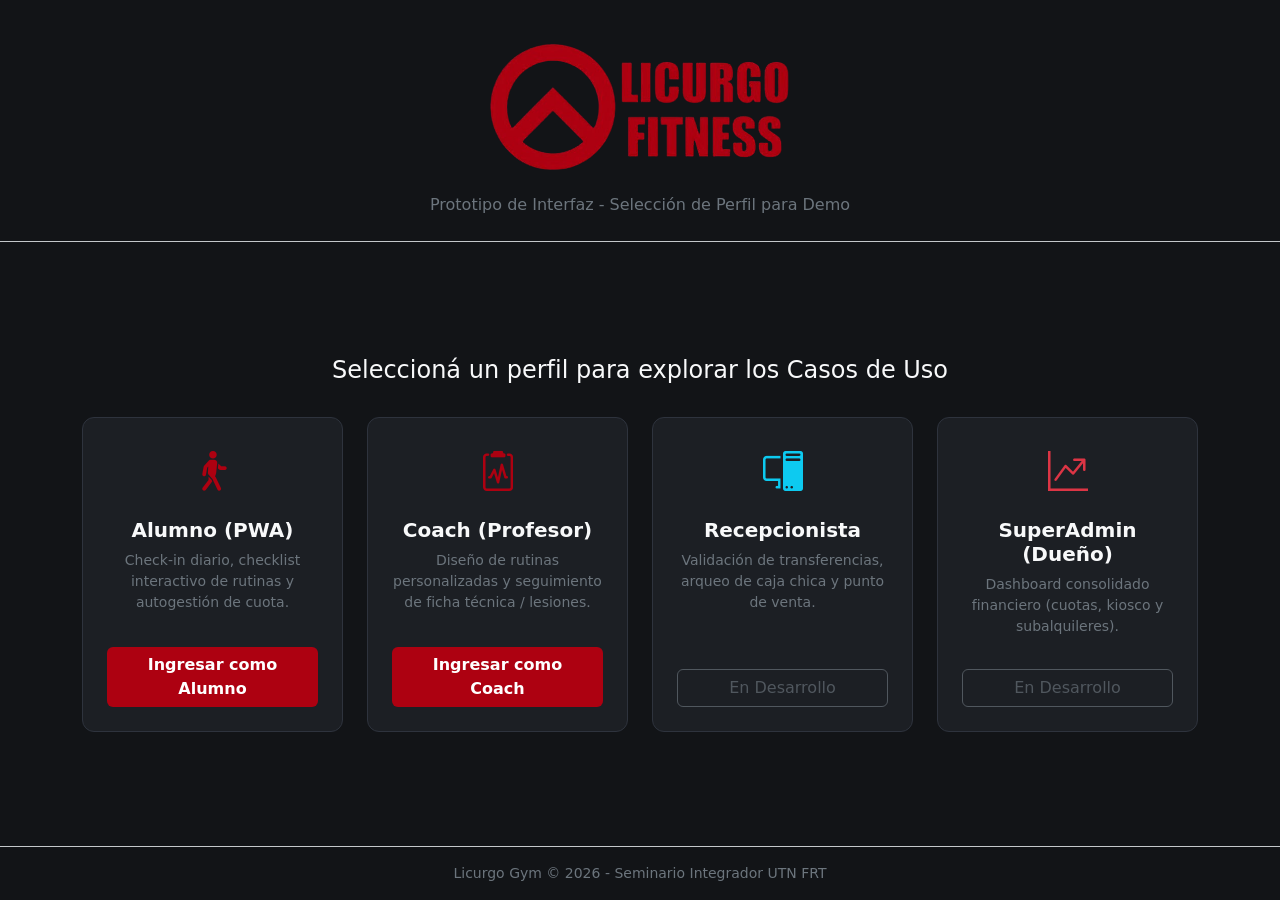
<file: index.html>
<!doctype html>
<html lang="es">
  <head>
    <meta charset="UTF-8" />
    <meta name="viewport" content="width=device-width, initial-scale=1.0" />
    <title>Licurgo Gym - Prototipo de Roles</title>
    <!-- Bootstrap 5 CSS e Icons -->
    <link
      href="https://cdn.jsdelivr.net/npm/bootstrap@5.3.3/dist/css/bootstrap.min.css"
      rel="stylesheet"
    />
    <link
      href="https://cdn.jsdelivr.net/npm/bootstrap-icons@1.11.3/font/bootstrap-icons.min.css"
      rel="stylesheet"
    />
    <link rel="stylesheet" href="/css/style.css" />
  </head>
  <body>
    <header class="py-4 text-center border-bottom border-secondary-subtle">
      <h1 class="mb-0">
        <img
          src="img/LicurgoLogo.png"
          class="brand-logo-main"
          alt="Licurgo Fitness"
        />
      </h1>
      <p class="text-secondary mb-0">
        Prototipo de Interfaz - Selección de Perfil para Demo
      </p>
    </header>

    <main class="container py-5 my-auto">
      <div class="row text-center mb-4">
        <div class="col-12">
          <h2 class="h4 text-light">
            Seleccioná un perfil para explorar los Casos de Uso
          </h2>
        </div>
      </div>

      <div class="row g-4 justify-content-center">
        <!-- 1. Alumno -->
        <div class="col-12 col-md-6 col-lg-3">
          <div
            class="custom-card p-4 h-100 text-center d-flex flex-column justify-content-between"
          >
            <div>
              <div class="fs-1 text-warning mb-3">
                <i class="bi bi-person-walking"></i>
              </div>
              <h3 class="h5 fw-bold text-light">Alumno (PWA)</h3>
              <p class="small text-secondary">
                Check-in diario, checklist interactivo de rutinas y autogestión
                de cuota.
              </p>
            </div>
            <a href="pages/alumno/rutina.html" class="btn btn-gold w-100 mt-3"
              >Ingresar como Alumno</a
            >
          </div>
        </div>

        <!-- 2. Coach -->
        <div class="col-12 col-md-6 col-lg-3">
          <div
            class="custom-card p-4 h-100 text-center d-flex flex-column justify-content-between"
          >
            <div>
              <div class="fs-1 text-warning mb-3">
                <i class="bi bi-clipboard2-pulse"></i>
              </div>
              <h3 class="h5 fw-bold text-light">Coach (Profesor)</h3>
              <p class="small text-secondary">
                Diseño de rutinas personalizadas y seguimiento de ficha técnica
                / lesiones.
              </p>
            </div>
            <a href="pages/coach/rutinas.html" class="btn btn-gold w-100 mt-3"
              >Ingresar como Coach</a
            >
          </div>
        </div>

        <!-- 3. Recepcionista -->
        <div class="col-12 col-md-6 col-lg-3">
          <div
            class="custom-card p-4 h-100 text-center d-flex flex-column justify-content-between"
          >
            <div>
              <div class="fs-1 text-info mb-3">
                <i class="bi bi-pc-display"></i>
              </div>
              <h3 class="h5 fw-bold text-light">Recepcionista</h3>
              <p class="small text-secondary">
                Validación de transferencias, arqueo de caja chica y punto de
                venta.
              </p>
            </div>
            <button class="btn btn-outline-secondary w-100 mt-3" disabled>
              En Desarrollo
            </button>
          </div>
        </div>

        <!-- 4. SuperAdmin -->
        <div class="col-12 col-md-6 col-lg-3">
          <div
            class="custom-card p-4 h-100 text-center d-flex flex-column justify-content-between"
          >
            <div>
              <div class="fs-1 text-danger mb-3">
                <i class="bi bi-graph-up-arrow"></i>
              </div>
              <h3 class="h5 fw-bold text-light">SuperAdmin (Dueño)</h3>
              <p class="small text-secondary">
                Dashboard consolidado financiero (cuotas, kiosco y
                subalquileres).
              </p>
            </div>
            <button class="btn btn-outline-secondary w-100 mt-3" disabled>
              En Desarrollo
            </button>
          </div>
        </div>
      </div>
    </main>

    <footer
      class="py-3 text-center text-secondary small border-top border-secondary-subtle"
    >
      Licurgo Gym &copy; 2026 - Seminario Integrador UTN FRT
    </footer>

    <script src="https://cdn.jsdelivr.net/npm/bootstrap@5.3.3/dist/js/bootstrap.bundle.min.js"></script>
  </body>
</html>
</file>
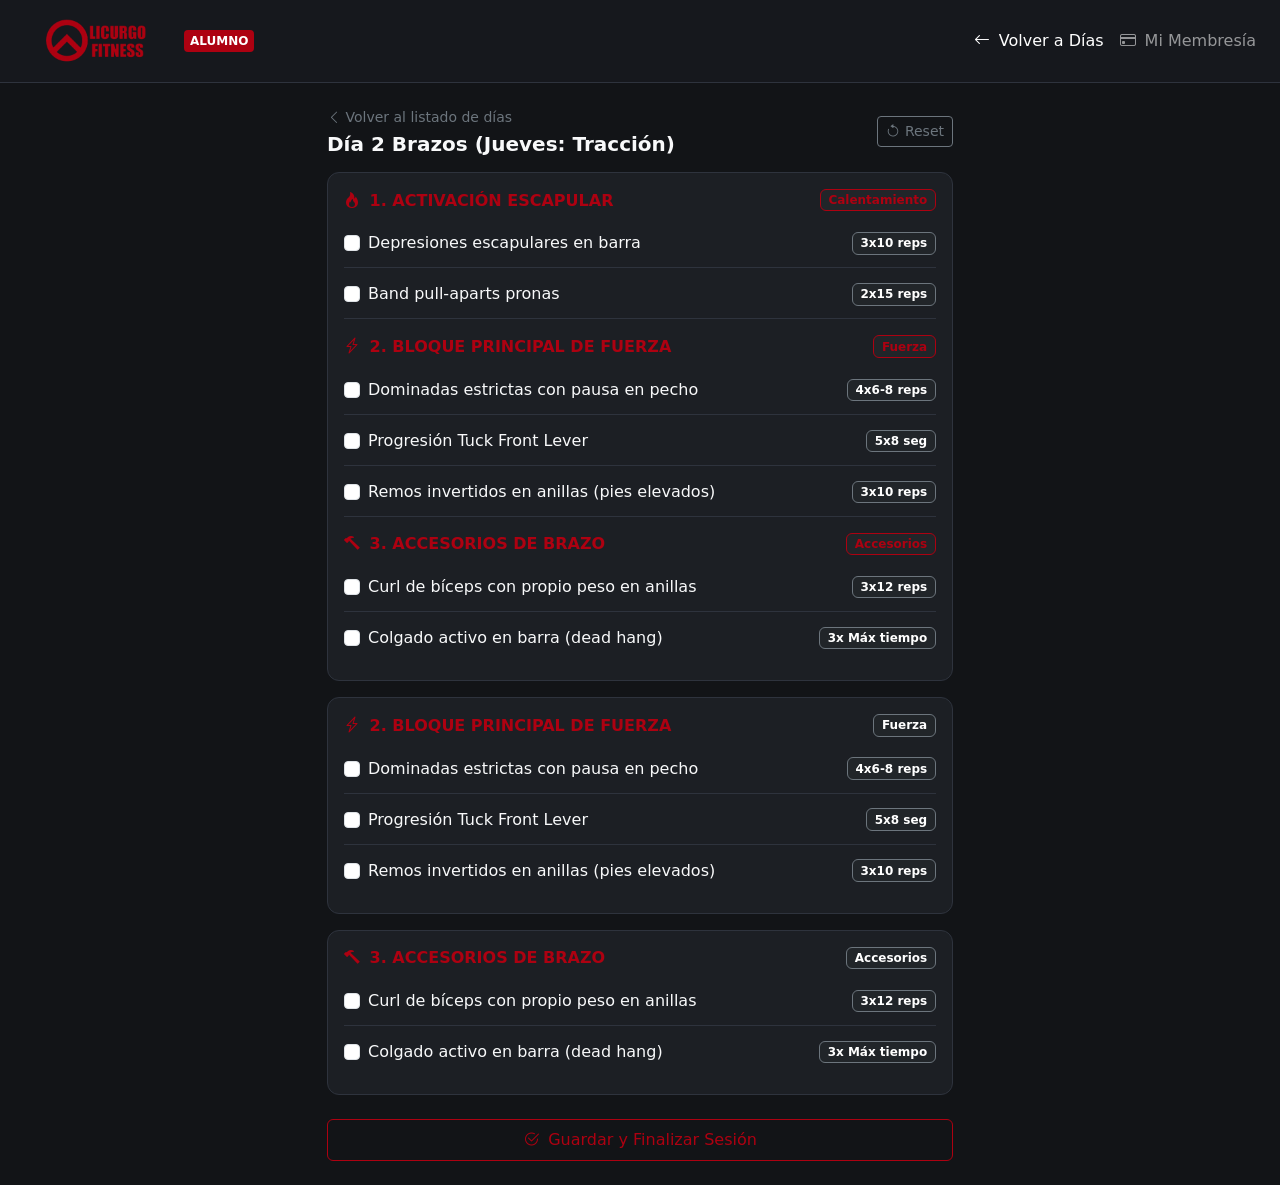
<file: pages/alumno/dia2brazo.html>
<!doctype html>
<html lang="es">
  <head>
    <meta charset="UTF-8" />
    <meta name="viewport" content="width=device-width, initial-scale=1.0" />
    <title>Día 2 Brazos - Licurgo Calistenia</title>
    <link
      href="https://cdn.jsdelivr.net/npm/bootstrap@5.3.3/dist/css/bootstrap.min.css"
      rel="stylesheet"
    />
    <link
      href="https://cdn.jsdelivr.net/npm/bootstrap-icons@1.11.3/font/bootstrap-icons.min.css"
      rel="stylesheet"
    />
    <link rel="stylesheet" href="../../css/style.css" />
  </head>
  <body>
    <!-- Navbar -->
    <nav class="navbar navbar-expand-lg navbar-dark navbar-custom sticky-top">
      <div class="container-fluid px-3">
        <a
          class="navbar-brand d-flex align-items-center"
          href="../../index.html"
          title="Volver al Selector de Roles"
        >
          <img
            src="../../img/LicurgoLogo.png"
            class="brand-logo"
            alt="Licurgo Fitness"
          />
          <span class="brand-badge">ALUMNO</span>
        </a>
        <button
          class="navbar-toggler"
          type="button"
          data-bs-toggle="collapse"
          data-bs-target="#navAlumno"
        >
          <span class="navbar-toggler-icon"></span>
        </button>

        <div class="collapse navbar-collapse" id="navAlumno">
          <ul class="navbar-nav ms-auto mb-2 mb-lg-0">
            <li class="nav-item">
              <a class="nav-link active" href="rutina.html">
                <i class="bi bi-arrow-left me-1"></i> Volver a Días
              </a>
            </li>
            <li class="nav-item">
              <a class="nav-link" href="membresia.html">
                <i class="bi bi-credit-card me-1"></i> Mi Membresía
              </a>
            </li>
          </ul>
        </div>
      </div>
    </nav>

    <main class="container py-4" style="max-width: 650px">
      <!-- Encabezado de la Sesión -->
      <div class="d-flex justify-content-between align-items-center mb-3">
        <div>
          <a
            href="rutina.html"
            class="text-secondary small text-decoration-none d-block mb-1"
          >
            <i class="bi bi-chevron-left"></i> Volver al listado de días
          </a>
          <h2 class="h5 mb-0 text-light fw-bold">
            Día 2 Brazos (Jueves: Tracción)
          </h2>
        </div>
        <button
          class="btn btn-sm btn-outline-secondary text-secondary"
          title="Reiniciar marcas locales"
        >
          <i class="bi bi-arrow-counterclockwise"></i> Reset
        </button>
      </div>

      <!-- Bloque 1: Entrada en Calor -->
      <div class="custom-card p-3 mb-3">
        <div class="d-flex justify-content-between align-items-center mb-2">
          <h6 class="text-warning text-uppercase fw-bold mb-0">
            <i class="bi bi-fire me-1"></i> 1. Activación Escapular
          </h6>
          <span class=" badge text-bg-dark border border-warning text-warning "
            >Calentamiento</span
          >
        </div>
        <div
          class="form-check exercise-item d-flex align-items-center justify-content-between"
        >
          <div>
            <input class="form-check-input" type="checkbox" id="cal1" />
            <label class="form-check-label ms-2 text-light" for="cal1"
              >Depresiones escapulares en barra</label
            >
          </div>
          <span class="badge text-bg-dark border border-secondary"
            >3x10 reps</span
          >
        </div>
        <div
          class="form-check exercise-item d-flex align-items-center justify-content-between"
        >
          <div>
            <input class="form-check-input" type="checkbox" id="cal2" />
            <label class="form-check-label ms-2 text-light" for="cal2"
              >Band pull-aparts pronas</label
            >
          </div>
          <span class="badge text-bg-dark border border-secondary"
            >2x15 reps</span
          >
        </div>
         
        <!-- Bloque 2: Bloque Principal / Fuerza -->
        <div class="d-flex justify-content-between align-items-center mb-2 mt-3">
          <h6 class="text-warning text-uppercase fw-bold mb-0">
            <i class="bi bi-lightning-charge me-1"></i> 2. Bloque Principal de
            Fuerza
          </h6>
          <span class="badge text-bg-dark border border-warning text-warning">Fuerza</span>
        </div>
        <div
          class="form-check exercise-item d-flex align-items-center justify-content-between"
        >
          <div>
            <input class="form-check-input" type="checkbox" id="ej1" />
            <label class="form-check-label ms-2 text-light" for="ej1"
              >Dominadas estrictas con pausa en pecho</label
            >
          </div>
          <span class="badge text-bg-dark border border-secondary"
            >4x6-8 reps</span
          >
        </div>
        <div
          class="form-check exercise-item d-flex align-items-center justify-content-between"
        >
          <div>
            <input class="form-check-input" type="checkbox" id="ej2" />
            <label class="form-check-label ms-2 text-light" for="ej2"
              >Progresión Tuck Front Lever</label
            >
          </div>
          <span class="badge text-bg-dark border border-secondary"
            >5x8 seg</span
          >
        </div>
        <div
          class="form-check exercise-item d-flex align-items-center justify-content-between"
        >
          <div>
            <input class="form-check-input" type="checkbox" id="ej3" />
            <label class="form-check-label ms-2 text-light" for="ej3"
              >Remos invertidos en anillas (pies elevados)</label
            >
          </div>
          <span class="badge text-bg-dark border border-secondary"
            >3x10 reps</span
          >
        </div>

         <div class="d-flex justify-content-between align-items-center mb-2 mt-3">
          <h6 class="text-warning text-uppercase fw-bold mb-0">
            <i class="bi bi-hammer me-1"></i> 3. Accesorios de Brazo
          </h6>
          <span class="badge text-bg-dark border border-warning text-warning"
            >Accesorios</span
          >
        </div>
        <div
          class="form-check exercise-item d-flex align-items-center justify-content-between"
        >
          <div>
            <input class="form-check-input" type="checkbox" id="acc1" />
            <label class="form-check-label ms-2 text-light" for="acc1"
              >Curl de bíceps con propio peso en anillas</label
            >
          </div>
          <span class="badge text-bg-dark border border-secondary"
            >3x12 reps</span
          >
        </div>
        <div
          class="form-check exercise-item d-flex align-items-center justify-content-between"
        >
          <div>
            <input class="form-check-input" type="checkbox" id="acc2" />
            <label class="form-check-label ms-2 text-light" for="acc2"
              >Colgado activo en barra (dead hang)</label
            >
          </div>
          <span class="badge text-bg-dark border border-secondary"
            >3x Máx tiempo</span
          >
        </div>
      </div>

      <!-- Bloque 2: Bloque Principal / Fuerza -->
      <div class="custom-card p-3 mb-3">
        <div class="d-flex justify-content-between align-items-center mb-2">
          <h6 class="text-warning text-uppercase fw-bold mb-0">
            <i class="bi bi-lightning-charge me-1"></i> 2. Bloque Principal de
            Fuerza
          </h6>
          <span class="badge text-bg-dark border border-secondary">Fuerza</span>
        </div>
        <div
          class="form-check exercise-item d-flex align-items-center justify-content-between"
        >
          <div>
            <input class="form-check-input" type="checkbox" id="ej1" />
            <label class="form-check-label ms-2 text-light" for="ej1"
              >Dominadas estrictas con pausa en pecho</label
            >
          </div>
          <span class="badge text-bg-dark border border-secondary"
            >4x6-8 reps</span
          >
        </div>
        <div
          class="form-check exercise-item d-flex align-items-center justify-content-between"
        >
          <div>
            <input class="form-check-input" type="checkbox" id="ej2" />
            <label class="form-check-label ms-2 text-light" for="ej2"
              >Progresión Tuck Front Lever</label
            >
          </div>
          <span class="badge text-bg-dark border border-secondary"
            >5x8 seg</span
          >
        </div>
        <div
          class="form-check exercise-item d-flex align-items-center justify-content-between"
        >
          <div>
            <input class="form-check-input" type="checkbox" id="ej3" />
            <label class="form-check-label ms-2 text-light" for="ej3"
              >Remos invertidos en anillas (pies elevados)</label
            >
          </div>
          <span class="badge text-bg-dark border border-secondary"
            >3x10 reps</span
          >
        </div>
      </div>

      <!-- Bloque 3: Accesorios y Brazos -->
      <div class="custom-card p-3 mb-4">
        <div class="d-flex justify-content-between align-items-center mb-2">
          <h6 class="text-warning text-uppercase fw-bold mb-0">
            <i class="bi bi-hammer me-1"></i> 3. Accesorios de Brazo
          </h6>
          <span class="badge text-bg-dark border border-secondary"
            >Accesorios</span
          >
        </div>
        <div
          class="form-check exercise-item d-flex align-items-center justify-content-between"
        >
          <div>
            <input class="form-check-input" type="checkbox" id="acc1" />
            <label class="form-check-label ms-2 text-light" for="acc1"
              >Curl de bíceps con propio peso en anillas</label
            >
          </div>
          <span class="badge text-bg-dark border border-secondary"
            >3x12 reps</span
          >
        </div>
        <div
          class="form-check exercise-item d-flex align-items-center justify-content-between"
        >
          <div>
            <input class="form-check-input" type="checkbox" id="acc2" />
            <label class="form-check-label ms-2 text-light" for="acc2"
              >Colgado activo en barra (dead hang)</label
            >
          </div>
          <span class="badge text-bg-dark border border-secondary"
            >3x Máx tiempo</span
          >
        </div>
      </div>

      <div class="text-center">
        <a href="rutina.html" class="btn btn-outline-warning w-100 py-2">
          <i class="bi bi-check2-circle me-1"></i> Guardar y Finalizar Sesión
        </a>
      </div>
    </main>

    <script src="https://cdn.jsdelivr.net/npm/bootstrap@5.3.3/dist/js/bootstrap.bundle.min.js"></script>
  </body>
</html>
</file>
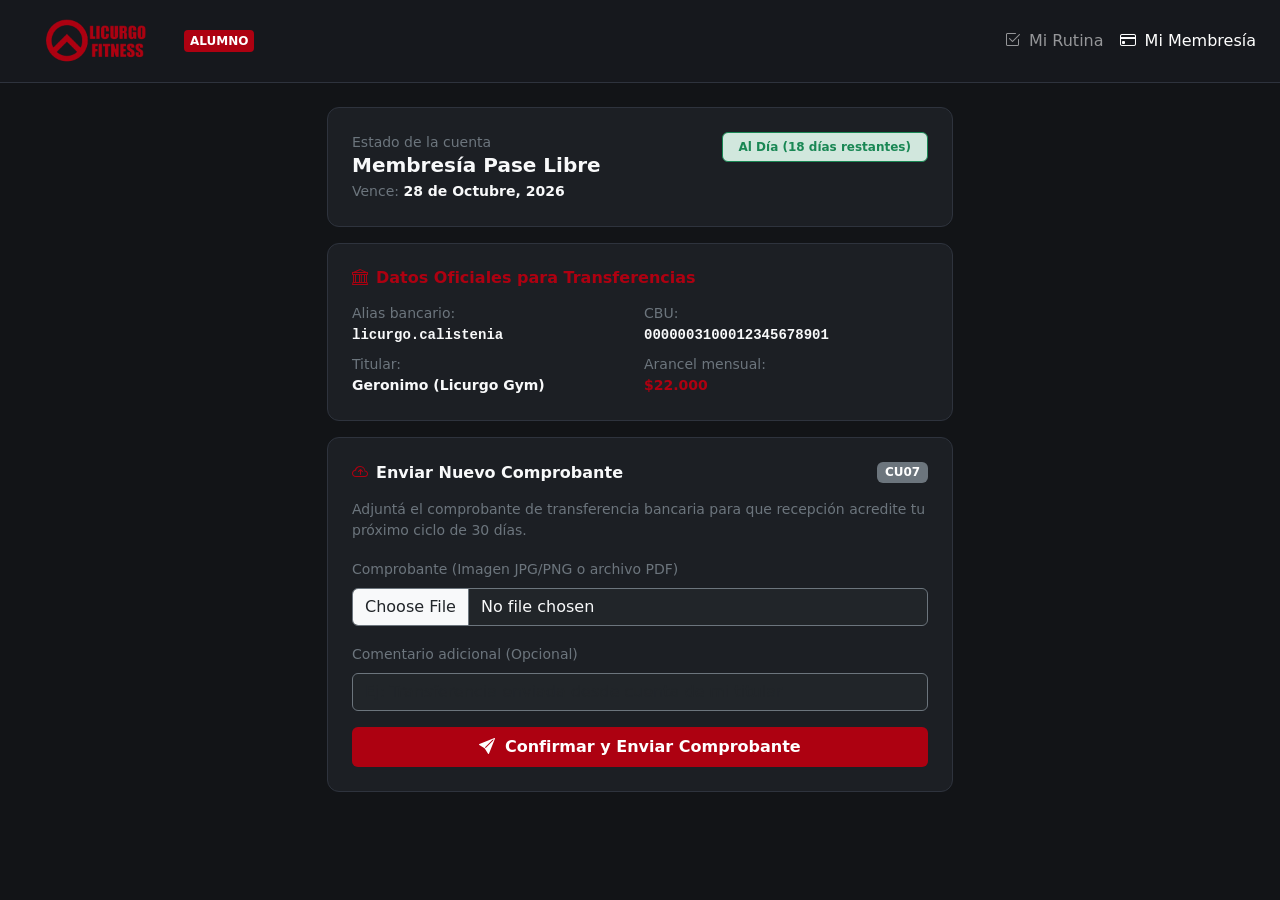
<file: pages/alumno/membresia.html>
<!doctype html>
<html lang="es">
  <head>
    <meta charset="UTF-8" />
    <meta name="viewport" content="width=device-width, initial-scale=1.0" />
    <title>Mi Membresía - Licurgo Calistenia</title>
    <link
      href="https://cdn.jsdelivr.net/npm/bootstrap@5.3.3/dist/css/bootstrap.min.css"
      rel="stylesheet"
    />
    <link
      href="https://cdn.jsdelivr.net/npm/bootstrap-icons@1.11.3/font/bootstrap-icons.min.css"
      rel="stylesheet"
    />
    <link rel="stylesheet" href="../../css/style.css" />
  </head>
  <body>
    <!-- Navbar -->
    <nav class="navbar navbar-expand-lg navbar-dark navbar-custom sticky-top">
      <div class="container-fluid px-3">
        <a
          class="navbar-brand d-flex align-items-center"
          href="../../index.html"
          title="Volver al Selector de Roles"
        >
          <img
            src="../../img/LicurgoLogo.png"
            class="brand-logo"
            alt="Licurgo Fitness"
          />
          <span class="brand-badge">ALUMNO</span>
        </a>
        <button
          class="navbar-toggler"
          type="button"
          data-bs-toggle="collapse"
          data-bs-target="#navAlumno"
        >
          <span class="navbar-toggler-icon"></span>
        </button>

        <div class="collapse navbar-collapse" id="navAlumno">
          <ul class="navbar-nav ms-auto mb-2 mb-lg-0">
            <li class="nav-item">
              <a class="nav-link" href="rutina.html">
                <i class="bi bi-check2-square me-1"></i> Mi Rutina
              </a>
            </li>
            <li class="nav-item">
              <a class="nav-link active" href="membresia.html">
                <i class="bi bi-credit-card me-1"></i> Mi Membresía
              </a>
            </li>
          </ul>
        </div>
      </div>
    </nav>

    <main class="container py-4" style="max-width: 650px">
      <!-- Estado Actual de la Cuenta -->
      <div class="custom-card p-4 mb-3">
        <div class="d-flex justify-content-between align-items-start">
          <div>
            <span class="text-secondary small d-block"
              >Estado de la cuenta</span
            >
            <h2 class="h5 text-light fw-bold mb-1">Membresía Pase Libre</h2>
            <p class="text-secondary small mb-0">
              Vence: <strong class="text-light">28 de Octubre, 2026</strong>
            </p>
          </div>
          <span
            class="badge bg-success-subtle text-success border border-success px-3 py-2"
          >
            Al Día (18 días restantes)
          </span>
        </div>
      </div>

      <!-- Datos Bancarios Oficiales -->
      <div class="custom-card p-4 mb-3">
        <h3 class="h6 text-warning fw-bold mb-3">
          <i class="bi bi-bank me-2"></i>Datos Oficiales para Transferencias
        </h3>
        <div class="row g-2 small">
          <div class="col-sm-6">
            <span class="text-secondary d-block">Alias bancario:</span>
            <strong class="text-light font-monospace"
              >licurgo.calistenia</strong
            >
          </div>
          <div class="col-sm-6">
            <span class="text-secondary d-block">CBU:</span>
            <strong class="text-light font-monospace"
              >0000003100012345678901</strong
            >
          </div>
          <div class="col-sm-6 mt-2">
            <span class="text-secondary d-block">Titular:</span>
            <strong class="text-light">Geronimo (Licurgo Gym)</strong>
          </div>
          <div class="col-sm-6 mt-2">
            <span class="text-secondary d-block">Arancel mensual:</span>
            <strong class="text-warning">$22.000</strong>
          </div>
        </div>
      </div>

      <!-- Formulario para Subir Comprobante (CU07) -->
      <div class="custom-card p-4">
        <div class="d-flex justify-content-between align-items-center mb-3">
          <h3 class="h6 text-light fw-bold mb-0">
            <i class="bi bi-cloud-arrow-up me-2 text-warning"></i>Enviar Nuevo
            Comprobante
          </h3>
          <span class="badge text-bg-secondary">CU07</span>
        </div>
        <p class="text-secondary small">
          Adjuntá el comprobante de transferencia bancaria para que recepción
          acredite tu próximo ciclo de 30 días.
        </p>

        <form>
          <div class="mb-3">
            <label class="form-label text-secondary small"
              >Comprobante (Imagen JPG/PNG o archivo PDF)</label
            >
            <input
              class="form-control bg-dark text-light border-secondary"
              type="file"
              accept="image/*,application/pdf"
            />
          </div>
          <div class="mb-3">
            <label class="form-label text-secondary small"
              >Comentario adicional (Opcional)</label
            >
            <input
              type="text"
              class="form-control bg-dark text-light border-secondary"
              placeholder="Ej: Transferencia enviada desde cuenta de mi titular"
            />
          </div>
          <button type="button" class="btn btn-gold w-100 py-2">
            <i class="bi bi-send-fill me-1"></i> Confirmar y Enviar Comprobante
          </button>
        </form>
      </div>
    </main>

    <script src="https://cdn.jsdelivr.net/npm/bootstrap@5.3.3/dist/js/bootstrap.bundle.min.js"></script>
  </body>
</html>
</file>
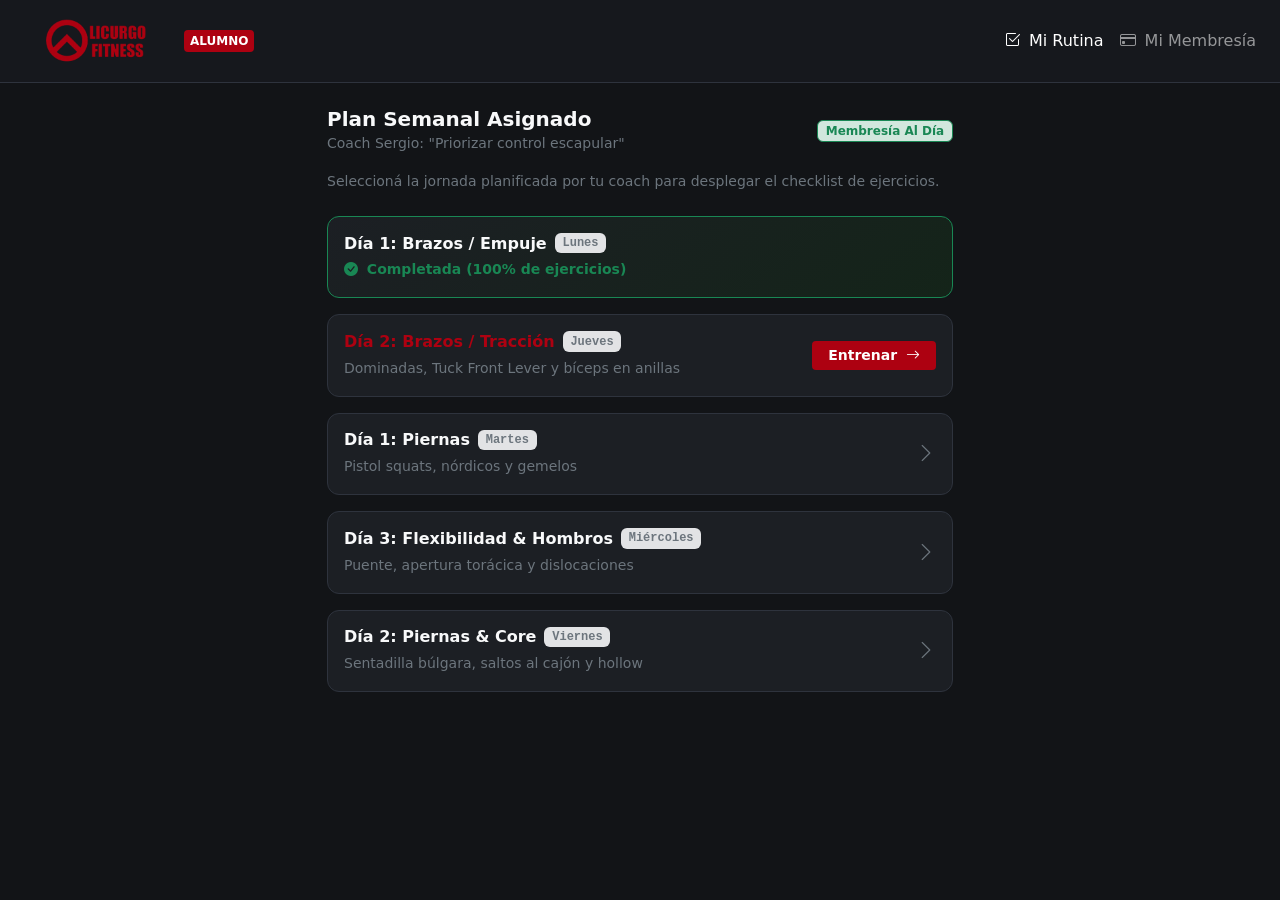
<file: pages/alumno/rutina.html>
<!doctype html>
<html lang="es">
  <head>
    <meta charset="UTF-8" />
    <meta name="viewport" content="width=device-width, initial-scale=1.0" />
    <title>Mi Rutina - Selección de Días - Licurgo Calistenia</title>
    <!-- Bootstrap 5 CSS e Icons -->
    <link
      href="https://cdn.jsdelivr.net/npm/bootstrap@5.3.3/dist/css/bootstrap.min.css"
      rel="stylesheet"
    />
    <link
      href="https://cdn.jsdelivr.net/npm/bootstrap-icons@1.11.3/font/bootstrap-icons.min.css"
      rel="stylesheet"
    />
    <link rel="stylesheet" href="../../css/style.css" />
    <style>
      .day-card {
        transition:
          transform 0.15s ease,
          border-color 0.15s ease;
        text-decoration: none;
        display: block;
      }
      .day-card:hover {
        transform: translateY(-2px);
        border-color: var(--accent-burgundy);
      }
      .card-completed {
        border-color: #198754 !important;
        background: linear-gradient(145deg, #1c1f24, #142419);
      }
    </style>
  </head>
  <body>
    <!-- Navbar: Click en el logo vuelve a la raíz -->
    <nav class="navbar navbar-expand-lg navbar-dark navbar-custom sticky-top">
      <div class="container-fluid px-3">
        <a
          class="navbar-brand d-flex align-items-center"
          href="../../index.html"
          title="Volver al Selector de Roles"
        >
          <img
            src="../../img/LicurgoLogo.png"
            class="brand-logo"
            alt="Licurgo Fitness"
          />
          <span class="brand-badge">ALUMNO</span>
        </a>
        <button
          class="navbar-toggler"
          type="button"
          data-bs-toggle="collapse"
          data-bs-target="#navAlumno"
        >
          <span class="navbar-toggler-icon"></span>
        </button>

        <div class="collapse navbar-collapse" id="navAlumno">
          <ul class="navbar-nav ms-auto mb-2 mb-lg-0">
            <li class="nav-item">
              <a class="nav-link active" href="rutina.html">
                <i class="bi bi-check2-square me-1"></i> Mi Rutina
              </a>
            </li>
            <li class="nav-item">
              <a class="nav-link" href="membresia.html">
                <i class="bi bi-credit-card me-1"></i> Mi Membresía
              </a>
            </li>
          </ul>
        </div>
      </div>
    </nav>

    <main class="container py-4" style="max-width: 650px">
      <!-- Encabezado con estado del alumno -->
      <div class="d-flex justify-content-between align-items-center mb-3">
        <div>
          <h2 class="h5 mb-0 text-light fw-bold">Plan Semanal Asignado</h2>
          <span class="text-secondary small"
            >Coach Sergio: "Priorizar control escapular"</span
          >
        </div>
        <span
          class="badge bg-success-subtle text-success border border-success"
        >
          Membresía Al Día
        </span>
      </div>

      <p class="text-secondary small mb-4">
        Seleccioná la jornada planificada por tu coach para desplegar el
        checklist de ejercicios.
      </p>

      <!-- Listado de los 5 Días de Rutina -->
      <div class="d-flex flex-column gap-3">
        <!-- Día 1: COMPLETADO AUTOMÁTICAMENTE (Todos los ejercicios tildados) -->
        <div class="custom-card card-completed p-3 day-card position-relative">
          <div class="d-flex justify-content-between align-items-center">
            <div>
              <div class="d-flex align-items-center gap-2 mb-1">
                <h3 class="h6 text-light fw-bold mb-0">
                  Día 1: Brazos / Empuje
                </h3>
                <span
                  class="badge bg-secondary-subtle text-secondary font-monospace small"
                  >Lunes</span
                >
              </div>
              <span class="text-success small fw-semibold">
                <i class="bi bi-check-circle-fill me-1"></i> Completada (100% de
                ejercicios)
              </span>
            </div>
            
          </div>
        </div>

        <!-- Día 2: DISPONIBLE (Lleva a dia2brazo.html) -->
        <a href="dia2brazo.html" class="custom-card p-3 day-card">
          <div class="d-flex justify-content-between align-items-center">
            <div>
              <div class="d-flex align-items-center gap-2 mb-1">
                <h3 class="h6 text-warning fw-bold mb-0">
                  Día 2: Brazos / Tracción
                </h3>
                <span
                  class="badge bg-secondary-subtle text-secondary font-monospace small"
                  >Jueves</span
                >
              </div>
              <span class="text-secondary small">
                Dominadas, Tuck Front Lever y bíceps en anillas
              </span>
            </div>
            <div>
              <span class="btn btn-sm btn-gold px-3">
                Entrenar <i class="bi bi-arrow-right ms-1"></i>
              </span>
            </div>
          </div>
        </a>

        <!-- Día 3: Enlace a 404.html -->
        <a href="404.html" class="custom-card p-3 day-card">
          <div class="d-flex justify-content-between align-items-center">
            <div>
              <div class="d-flex align-items-center gap-2 mb-1">
                <h3 class="h6 text-light fw-bold mb-0">Día 1: Piernas</h3>
                <span
                  class="badge bg-secondary-subtle text-secondary font-monospace small"
                  >Martes</span
                >
              </div>
              <span class="text-secondary small"
                >Pistol squats, nórdicos y gemelos</span
              >
            </div>
            <div>
              <i class="bi bi-chevron-right text-secondary fs-5"></i>
            </div>
          </div>
        </a>

        <!-- Día 4: Enlace a 404.html -->
        <a href="404.html" class="custom-card p-3 day-card">
          <div class="d-flex justify-content-between align-items-center">
            <div>
              <div class="d-flex align-items-center gap-2 mb-1">
                <h3 class="h6 text-light fw-bold mb-0">
                  Día 3: Flexibilidad & Hombros
                </h3>
                <span
                  class="badge bg-secondary-subtle text-secondary font-monospace small"
                  >Miércoles</span
                >
              </div>
              <span class="text-secondary small"
                >Puente, apertura torácica y dislocaciones</span
              >
            </div>
            <div>
              <i class="bi bi-chevron-right text-secondary fs-5"></i>
            </div>
          </div>
        </a>

        <!-- Día 5: Enlace a 404.html -->
        <a href="404.html" class="custom-card p-3 day-card">
          <div class="d-flex justify-content-between align-items-center">
            <div>
              <div class="d-flex align-items-center gap-2 mb-1">
                <h3 class="h6 text-light fw-bold mb-0">
                  Día 2: Piernas & Core
                </h3>
                <span
                  class="badge bg-secondary-subtle text-secondary font-monospace small"
                  >Viernes</span
                >
              </div>
              <span class="text-secondary small"
                >Sentadilla búlgara, saltos al cajón y hollow</span
              >
            </div>
            <div>
              <i class="bi bi-chevron-right text-secondary fs-5"></i>
            </div>
          </div>
        </a>
      </div>
    </main>

    <script src="https://cdn.jsdelivr.net/npm/bootstrap@5.3.3/dist/js/bootstrap.bundle.min.js"></script>
  </body>
</html>
</file>
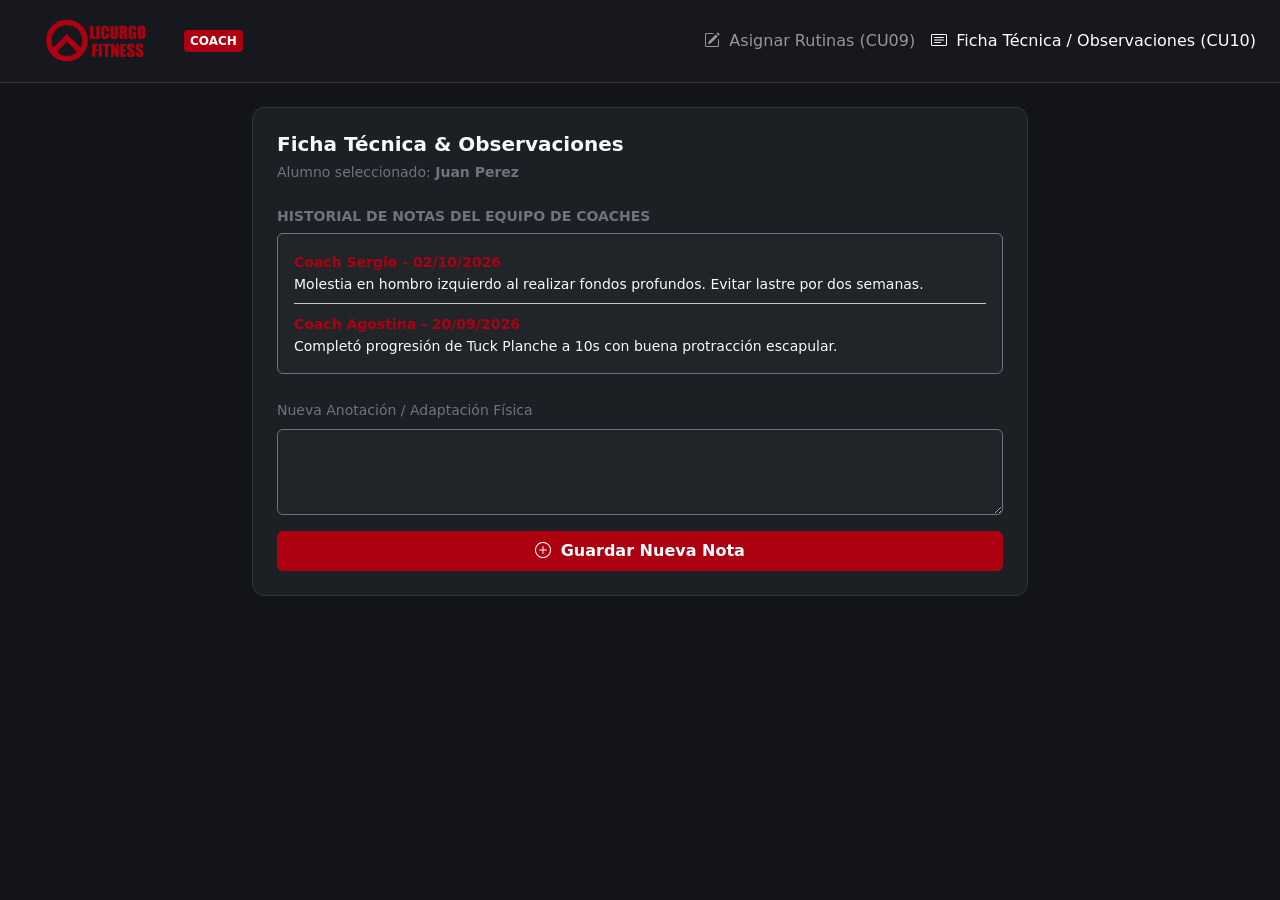
<file: pages/coach/observaciones.html>
<!doctype html>
<html lang="es">
  <head>
    <meta charset="UTF-8" />
    <meta name="viewport" content="width=device-width, initial-scale=1.0" />
    <title>Panel Coach - Observaciones</title>
    <link
      href="https://cdn.jsdelivr.net/npm/bootstrap@5.3.3/dist/css/bootstrap.min.css"
      rel="stylesheet"
    />
    <link
      href="https://cdn.jsdelivr.net/npm/bootstrap-icons@1.11.3/font/bootstrap-icons.min.css"
      rel="stylesheet"
    />
    <link rel="stylesheet" href="../../css/style.css" />
  </head>
  <body>
    <nav class="navbar navbar-expand-lg navbar-dark navbar-custom sticky-top">
      <div class="container-fluid px-3">
        <a
          class="navbar-brand d-flex align-items-center"
          href="../../index.html"
          title="Volver al Selector"
        >
          <img
            src="../../img/LicurgoLogo.png"
            class="brand-logo"
            alt="Licurgo Fitness"
          />
          <span class="brand-badge">COACH</span>
        </a>
        <button
          class="navbar-toggler"
          type="button"
          data-bs-toggle="collapse"
          data-bs-target="#navCoach"
        >
          <span class="navbar-toggler-icon"></span>
        </button>

        <div class="collapse navbar-collapse" id="navCoach">
          <ul class="navbar-nav ms-auto mb-2 mb-lg-0">
            <li class="nav-item">
              <a class="nav-link" href="rutinas.html"
                ><i class="bi bi-pencil-square me-1"></i> Asignar Rutinas
                (CU09)</a
              >
            </li>
            <li class="nav-item">
              <a class="nav-link active" href="observaciones.html"
                ><i class="bi bi-card-text me-1"></i> Ficha Técnica /
                Observaciones (CU10)</a
              >
            </li>
          </ul>
        </div>
      </div>
    </nav>

    <div class="container py-4" style="max-width: 800px">
      <div class="custom-card p-4">
        <div class="d-flex justify-content-between align-items-center mb-4">
          <div>
            <h4 class="h5 text-light fw-bold mb-1">
              Ficha Técnica & Observaciones
            </h4>
            <span class="text-secondary small"
              >Alumno seleccionado: <strong>Juan Perez</strong></span
            >
          </div>
        </div>

        <!-- Historial de notas anteriores -->
        <h6 class="text-secondary small text-uppercase fw-bold mb-2">
          Historial de notas del equipo de coaches
        </h6>
        <div class="border border-secondary rounded p-3 mb-4 bg-dark">
          <div class="mb-2 pb-2 border-bottom border-secondary-subtle">
            <small class="text-warning fw-bold"
              >Coach Sergio - 02/10/2026</small
            >
            <p class="small text-light mb-0">
              Molestia en hombro izquierdo al realizar fondos profundos. Evitar
              lastre por dos semanas.
            </p>
          </div>
          <div>
            <small class="text-warning fw-bold"
              >Coach Agostina - 20/09/2026</small
            >
            <p class="small text-light mb-0">
              Completó progresión de Tuck Planche a 10s con buena protracción
              escapular.
            </p>
          </div>
        </div>

        <!-- Agregar nueva observación -->
        <form>
          <div class="mb-3">
            <label class="form-label text-secondary small"
              >Nueva Anotación / Adaptación Física</label
            >
            <textarea
              class="form-control bg-dark text-light border-secondary"
              rows="3"
              placeholder="Ej: Retorno paulatino tras esguince de muñeca. Usar paralelas en lugar de suelo."
            ></textarea>
          </div>
          <button type="button" class="btn btn-gold w-100 py-2">
            <i class="bi bi-plus-circle me-1"></i> Guardar Nueva Nota
          </button>
        </form>
      </div>
    </div>

    <script src="https://cdn.jsdelivr.net/npm/bootstrap@5.3.3/dist/js/bootstrap.bundle.min.js"></script>
  </body>
</html>
</file>
<file: css/style.css>
:root {
  --bg-dark: #121417;
  --bg-card: #1c1f24;
  --bg-card-hover: #262a30;
  --accent-burgundy: #ad0111;
  --accent-hover: #8f000e;
  --text-muted: #9aa0a6;
  --border-color: #2e333d;
  --bs-warning: var(--accent-burgundy);
  --bs-warning-rgb: 173, 1, 17;
}

body {
  background-color: var(--bg-dark);
  color: #f1f3f5;
  font-family: system-ui, -apple-system, "Segoe UI", Roboto, sans-serif;
  min-height: 100vh;
  display: flex;
  flex-direction: column;
}

/* Navbar */
.navbar-custom {
  background-color: #16181d;
  border-bottom: 1px solid var(--border-color);
}

.brand-logo {
  width: 160px;
  height: 56px;
  object-fit: contain;
}

.brand-logo-main {
  width: min(300px, 80vw);
  height: auto;
}

.brand-badge {
  font-size: 0.75rem;
  background-color: var(--accent-burgundy);
  color: #fff;
  font-weight: 700;
  border-radius: 4px;
  padding: 2px 6px;
  margin-left: 8px;
}

/* Tarjetas y Contenedores */
.custom-card {
  background-color: var(--bg-card);
  border: 1px solid var(--border-color);
  border-radius: 12px;
  transition: transform 0.2s ease, border-color 0.2s ease;
}

.custom-card:hover {
  border-color: var(--accent-burgundy);
  transform: translateY(-3px);
}

/* Botones con estilo de la marca */
.btn-gold {
  background-color: var(--accent-burgundy);
  color: #fff;
  font-weight: 600;
  border: none;
}

.btn-gold:hover {
  background-color: var(--accent-hover);
  color: #fff;
}

.btn-outline-warning {
  --bs-btn-color: var(--accent-burgundy);
  --bs-btn-border-color: var(--accent-burgundy);
  --bs-btn-hover-color: #fff;
  --bs-btn-hover-bg: var(--accent-burgundy);
  --bs-btn-hover-border-color: var(--accent-burgundy);
  --bs-btn-focus-shadow-rgb: 173, 1, 17;
  --bs-btn-active-color: #fff;
  --bs-btn-active-bg: var(--accent-hover);
  --bs-btn-active-border-color: var(--accent-hover);
  --bs-btn-disabled-color: var(--accent-burgundy);
  --bs-btn-disabled-border-color: var(--accent-burgundy);
}

/* Checklist para alumno estilo Notas */
.exercise-item {
  border-bottom: 1px solid var(--border-color);
  padding: 12px 0;
}

.exercise-item:last-child {
  border-bottom: none;
}

.form-check .form-check-input {
  margin-left: 0em;
}

.form-check-input:checked {
  background-color: var(--accent-burgundy);
  border-color: var(--accent-burgundy);

}
</file>
